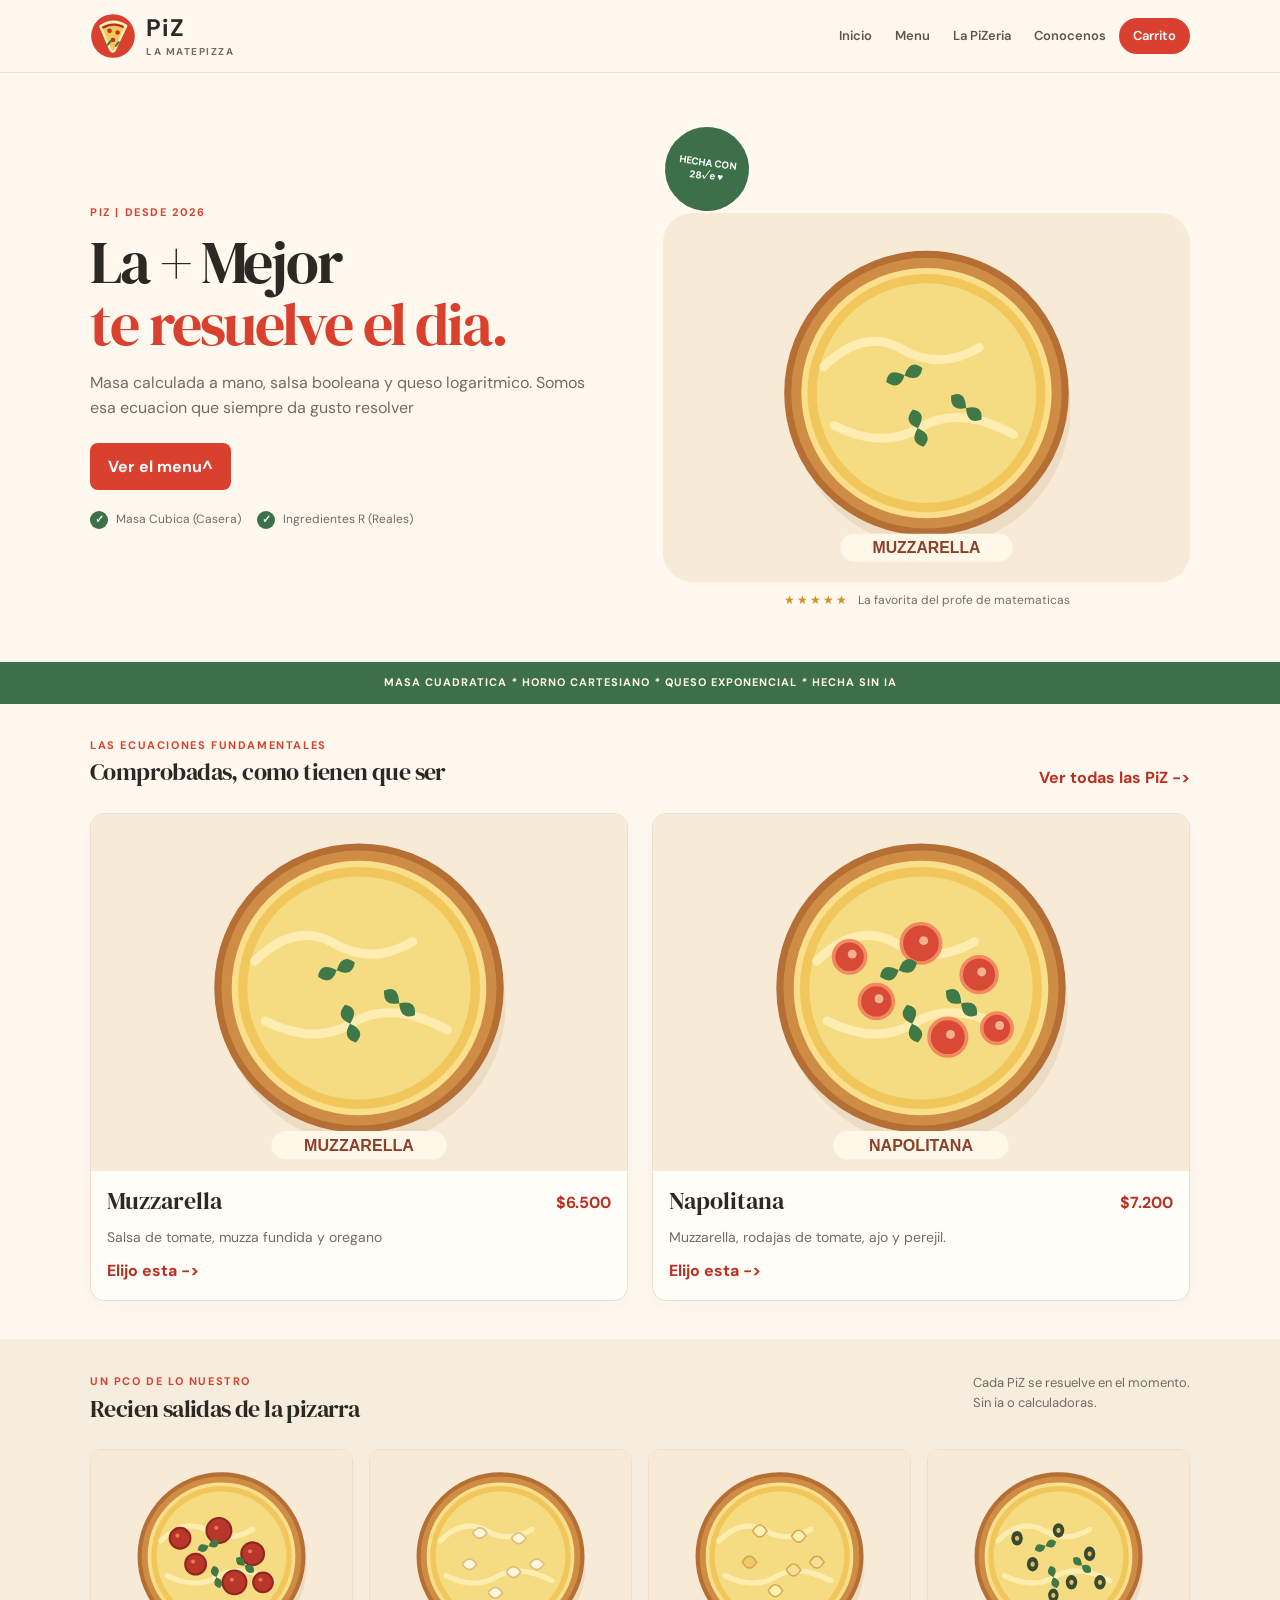
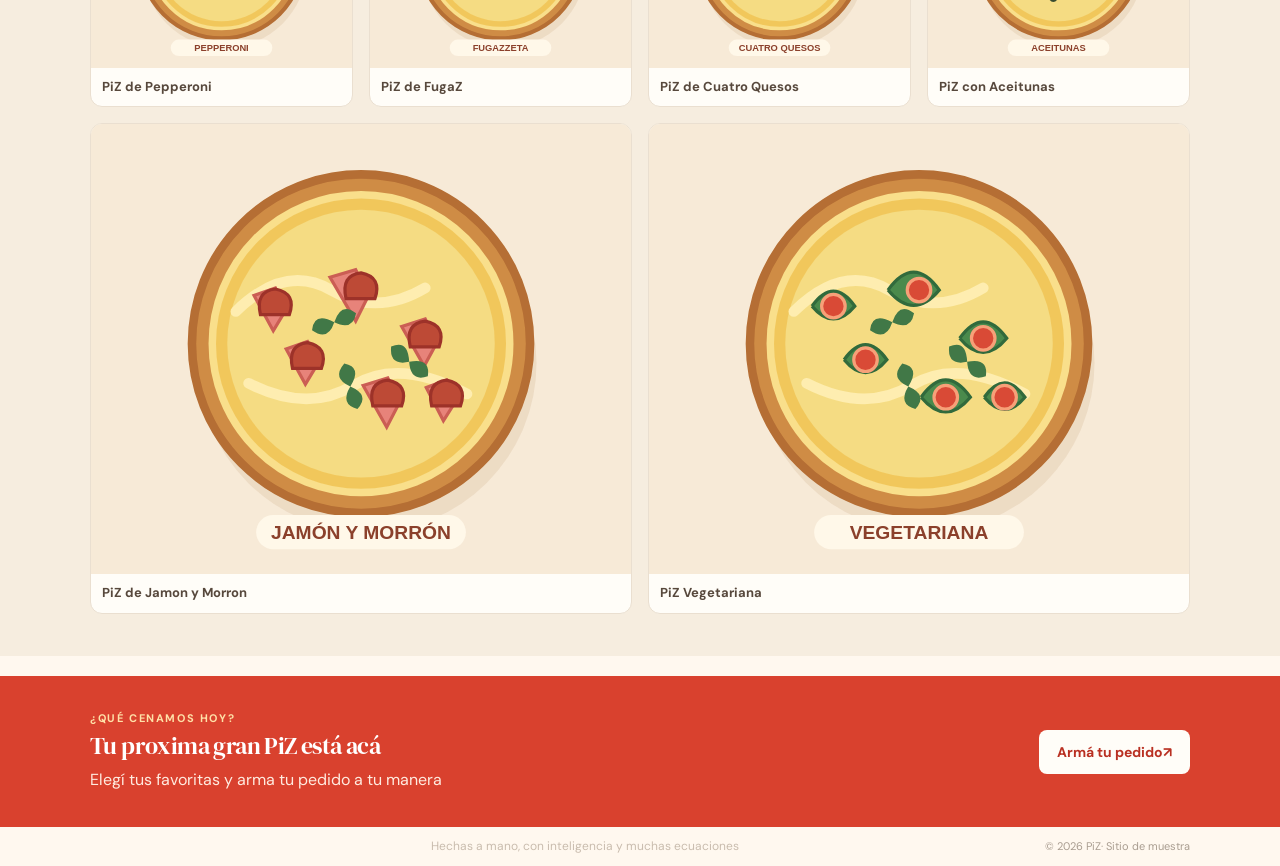
<file: index.html>
<!DOCTYPE html>
<html lang="en">
<head>
    <meta charset="UTF-8">
    <meta name="viewport" content="width=device-width, initial-scale=1.0">
    <link rel="preconnect" href="https://fonts.googleapis.com">
    <link rel="preconnect" href="https://fonts.gstatic.com" crossorigin>
    <link href="https://fonts.googleapis.com/css2?family=DM+Sans:wght@400;500;600;700&family=DM+Serif+Display&display=swap" rel="stylesheet">
    <title>Home | Piz</title>
    <link rel="stylesheet" href="css/style.css">
</head>
<body>
    <header class="headr-sit">
        <div class="container hdr-in">
            <a class="brand" href="index.html">
                <img src="assets/img/logo.svg" alt="Logo de la pizzeria" width="52" height="52">
                <span><strong>PiZ</strong><small>LA MATEPIZZA</small></span>          
            </a>
            <nav class="mn-nav" aria-label="Navegacion">
                <a href="index.html" aria-current="pagina">Inicio</a>
                <a href="menu.html">Menu</a>
                <a href="nos.html">La PiZeria</a>
                <a href="contact.html">Conocenos</a>
                <a href="menu.html#carrito" class="nav-cart">Carrito</a>
            </nav>
        </div>
    </header>
    <main>
        <section class="hero">
            <div class="copy-h">
                <p class="ceja"><span class="deja-p"></span> PiZ | DESDE 2026</p>
                <h1>La + Mejor<br><em>te resuelve el dia.</em></h1><p class="desc-h">Masa calculada a mano, salsa booleana y queso logaritmico. Somos esa ecuacion que siempre da gusto resolver</p>
                <div class="act-h">
                    <a href="menu.html">Ver el menu <span aria-hidden="true">^</span></a>
                </div>
                <div class="nts-h">
                    <span>
                        <span class="nt-icn" aria-hidden="true">✓</span>
                        Masa Cubica (Casera)
                    </span>
                    <span>
                        <span class="nt-icn" aria-hidden="true">✓</span>
                        Ingredientes R (Reales)
                    </span>
                </div>
            </div>
            <div art-h>
                <span class="stmp-rnd">HECHA CON<br>28√e ♥</span>
                <img src="assets/img/pizza-muzzarella.svg" alt="PiZ de muzzarella" width="600" height="420">
                <div class="capt-h">
                    <span class="capt-strs" aria-hidden="true">★★★★★</span>
                    <span>La favorita del profe de matematicas</span>
                </div>
            </div>
        </section>
        <section class="ticker">
            <div>
                <span>MASA CUADRATICA</span>
                <i aria-hidden="true">*</i>
                <span>HORNO CARTESIANO</span>
                <i aria-hidden="true">*</i>
                <span>QUESO EXPONENCIAL</span>
                <i aria-hidden="true">*</i>
                <span>HECHA SIN IA</span>
            </div>
        </section>
        <section class="sect container fav-sect">
            <div class="sect-hdng">
                <div>
                    <p class="ceja">LAS ECUACIONES FUNDAMENTALES</p>
                    <h2>Comprobadas, como tienen que ser</h2>
                </div>
                <a class="txt-link" href="menu.html">Ver todas las PiZ <span aria-hidden="true">-></span></a>
            </div>
            <div class="ftr-grid">
                <article class="ftr-card">
                    <a class="ftr-img" href="menu.html#pizzas">
                        <img src="assets/img/pizza-muzzarella.svg" alt="PiZ de Muzzarella" width="600" height="420">
                    </a>
                    <div class="ftr-cont">
                        <div class="ftr-title">
                            <h3>Muzzarella</h3><strong>$6.500</strong>
                        </div>
                        <p>Salsa de tomate, muzza fundida y oregano</p>
                        <a class="txt-link" href="menu.html#pizzas">Elijo esta <span aria-hidden="true">-></span></a>
                    </div>
                </article>
                <article class="ftr-card">
                    <a class="ftr-img" href="menu.html#pizzas">
                        <img src="assets/img/pizza-napolitana.svg" alt="PiZ napolitana" width="600" height="420">
                    </a>
                    <div class="ftr-cont">
                        <div class="ftr-title">
                            <h3>Napolitana</h3><strong>$7.200</strong>
                        </div>
                        <p>Muzzarella, rodajas de tomate, ajo y perejil.</p>
                        <a class="txt-link" href="menu.html#pizzas">Elijo esta <span aria-hidden="true">-></span></a>
                    </div>
                </article>
            </div>
        </section>
        <section class="sect gallery-sect">
            <div class="container">
                <div class="section-heading">
                    <div>
                        <p class="ceja">UN PCO DE LO NUESTRO</p><h2>Recien salidas de la pizarra</h2>
                    </div>
                    <p class="hdng-nt">Cada PiZ se resuelve en el momento.<br>Sin ia o calculadoras.</p>
                </div>
                <div class="photo-grid">
                    <figure>
                        <img src="assets/img/pizza-pepperoni.svg" alt="PiZ de Pepperoni" width="600" height="420">
                        <figcaption>PiZ de Pepperoni</figcaption>
                    </figure>
                    <figure>
                        <img src="assets/img/pizza-fugazzeta.svg" alt="PiZ de FugaZ" width="600" height="420">
                        <figcaption>PiZ de FugaZ</figcaption>
                    </figure>
                    <figure>
                        <img src="assets/img/pizza-cuatro-quesos.svg" alt="PiZ Cuatro Quesos" width="600" height="420">
                        <figcaption>PiZ de Cuatro Quesos</figcaption>
                    </figure>
                    <figure>
                        <img src="assets/img/pizza-aceitunas.svg" alt="PiZ con Aceitunas" width="600" height="420">
                        <figcaption>PiZ con Aceitunas</figcaption>
                    </figure>
                    <figure>
                        <img src="assets/img/pizza-jamon-morron.svg" alt="PiZ de Jamon y Morron" width="600" height="420">
                        <figcaption>PiZ de Jamon y Morron</figcaption>
                    </figure>
                    <figure>
                        <img src="assets/img/pizza-vegetariana.svg" alt="PiZ Vegetariana" width="600" height="420">
                        <figcaption>PiZ Vegetariana</figcaption>
                    </figure>
                </div>
            </div>
        </section>
        <section class="cta-band">
            <div class="container cta-inner">
                <div>
                    <p class="ceja">¿QUÉ CENAMOS HOY?</p>
                    <h2>Tu proxima gran PiZ está acá</h2>
                    <p>Elegí tus favoritas y arma tu pedido a tu manera</p>
                </div>
                <a class="btn btn-light" href="menu.html">Armá tu pedido
                    <span aria-hidden="true">↗</span>
                </a>
            </div>
        </section>
    </main>
    <footer class st-footer>
        <div class="container ftr-inner">
            <a href="index.html" class="ftr-brnd">PiZ</a>
            <p>Hechas a mano, con inteligencia y muchas ecuaciones</p>
            <p class="copy">© 2026 PiZ· Sitio de muestra</p>
        </div>
    </footer>
</body>
</html>
</file>
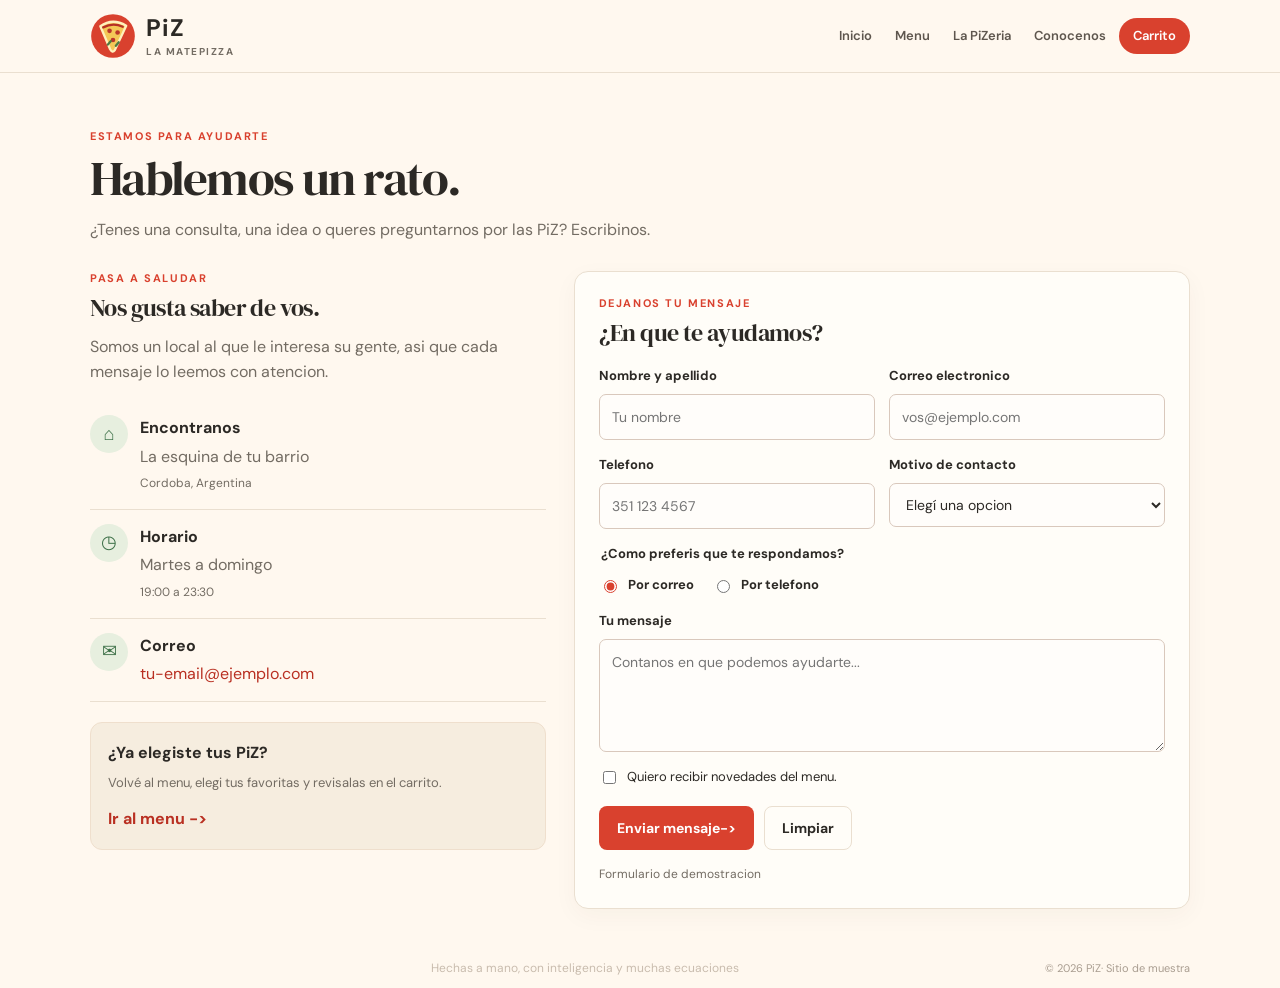
<file: contact.html>
<!DOCTYPE html>
<html lang="en">
<head>
    <meta charset="UTF-8">
    <meta name="viewport" content="width=device-width, initial-scale=1.0">
    <link rel="preconnect" href="https://fonts.googleapis.com">
    <link rel="preconnect" href="https://fonts.gstatic.com" crossorigin>
    <link href="https://fonts.googleapis.com/css2?family=DM+Sans:wght@400;500;600;700&family=DM+Serif+Display&display=swap" rel="stylesheet">
    <title>Contacto | PiZ</title>
    <link rel="stylesheet" href="css/style.css">
</head>
<body>
    <header class="headr-sit">
        <div class="container hdr-in">
            <a class="brand" href="index.html">
                <img src="assets/img/logo.svg" alt="Logo de la pizzeria" width="52" height="52">
                <span><strong>PiZ</strong><small>LA MATEPIZZA</small></span>          
            </a>
            <nav class="mn-nav" aria-label="Navegacion">
                <a href="index.html" aria-current="pagina">Inicio</a>
                <a href="menu.html">Menu</a>
                <a href="nos.html">La PiZeria</a>
                <a href="contact.html">Conocenos</a>
                <a href="menu.html#carrito" class="nav-cart">Carrito</a>
            </nav>
        </div>
    </header>
    <main class="inr-pg contact-pg">
        <section class="int-pg container">
            <p class="ceja">ESTAMOS PARA AYUDARTE</p>
            <h1>Hablemos un rato.</h1>
            <p>¿Tenes una consulta, una idea o queres preguntarnos por las PiZ? Escribinos.</p>
        </section>
        <section class="container contact-layt">
            <div class="contact-inf">
                <p class="ceja">PASA A SALUDAR</p>
                <h2>Nos gusta saber de vos.</h2>
                <p>Somos un local al que le interesa su gente, asi que cada mensaje lo leemos con atencion.</p>
                <div class="contact-dtl">
                    <span class="dtl-icn" aria-hidden="true">⌂</span>
                    <div>
                        <strong>Encontranos</strong>
                        <p>La esquina de tu barrio<br><small>Cordoba, Argentina</small></p>
                    </div>
                </div>
                <div class="contact-dtl">
                    <span class="dtl-icn" aria-hidden="true">◷</span>
                    <div>
                        <strong>Horario</strong>
                        <p>Martes a domingo<br><small>19:00 a 23:30</small></p>
                    </div>
                </div>
                <div class="contact-dtl">
                    <span class="dtl-icn" aria-hidden="true">✉</span>
                    <div>
                        <strong>Correo</strong>
                        <p><a href="mailto:tu-email@ejemplo.com">tu-email@ejemplo.com</a><br></p>
                    </div>
                </div>
                <div class="contact-tip">
                    <strong>¿Ya elegiste tus PiZ?</strong>
                    <p>Volvé al menu, elegi tus favoritas y revisalas en el carrito.</p>
                    <a class="txt-link" href="menu.html#piz">Ir al menu <span aria-hidden="true">-&gt;</span></a>
                </div>
            </div>
            <form class="contact-form" action="mailto:tu-email@ejemplo.com" method="post" enctype="text/plain">
                <p class="ceja">DEJANOS TU MENSAJE</p>
                <h2>¿En que te ayudamos?</h2>
                <div class="form-row">
                    <div class="form-field">
                        <label for="nombre">Nombre y apellido</label>
                        <input type="text" name="nombre" id="nombre" autocomplete="name" placeholder="Tu nombre" required>
                    </div>
                    <div class="form-field">
                        <label for="email">Correo electronico</label>
                        <input type="email" name="email" id="email" autocomplete="email" placeholder="vos@ejemplo.com" required>
                    </div>
                </div>
                <div class="form-row">
                    <div class="form-field">
                        <label for="telefono">Telefono</label>
                        <input type="tel" name="telefono" id="telefono" autocomplete="tel" placeholder="351 123 4567">
                    </div>
                    <div class="form-field">
                        <label for="motivo">Motivo de contacto</label>
                        <select id="motivo" name="motivo" required>
                            <option value="" selected disabled>Elegí una opcion</option>
                            <option>Consulta por el menu</option>
                            <option>Pedido o evento</option>
                            <option>Comentario o sugerencia</option>
                            <option>Otro motivo</option>
                        </select>
                    </div>
                </div>
                <fieldset class="form-field">
                    <legend>¿Como preferis que te respondamos?</legend>
                    <div class="choice-row">
                        <label><input type="radio" name="respuesta" value="email" checked> Por correo</label>
                        <label><input type="radio" name="respuesta" value="telefono"> Por telefono</label>
                    </div>
                </fieldset>
                <div class="form-field">
                    <label for="comentarios">Tu mensaje</label>
                    <textarea id="comentarios" name="comentarios" rows="4" placeholder="Contanos en que podemos ayudarte..." required></textarea>
                </div>
                <label class="check-row"><input type="checkbox" name="novedades" value="si"> Quiero recibir novedades del menu.</label>
                <div class="form-actions">
                    <button class="btn btn-primary" type="submit">Enviar mensaje <span aria-hidden="true">-&gt;</span></button>
                    <button class="btn btn-outline" type="reset">Limpiar</button>
                </div>
                <p class="form-note">Formulario de demostracion</p>
            </form>
        </section>
    </main>
    <footer class st-footer>
        <div class="container ftr-inner">
            <a href="index.html" class="ftr-brnd">PiZ</a>
            <p>Hechas a mano, con inteligencia y muchas ecuaciones</p>
            <p class="copy">© 2026 PiZ· Sitio de muestra</p>
        </div>
    </footer>
</body>
</html>
</file>
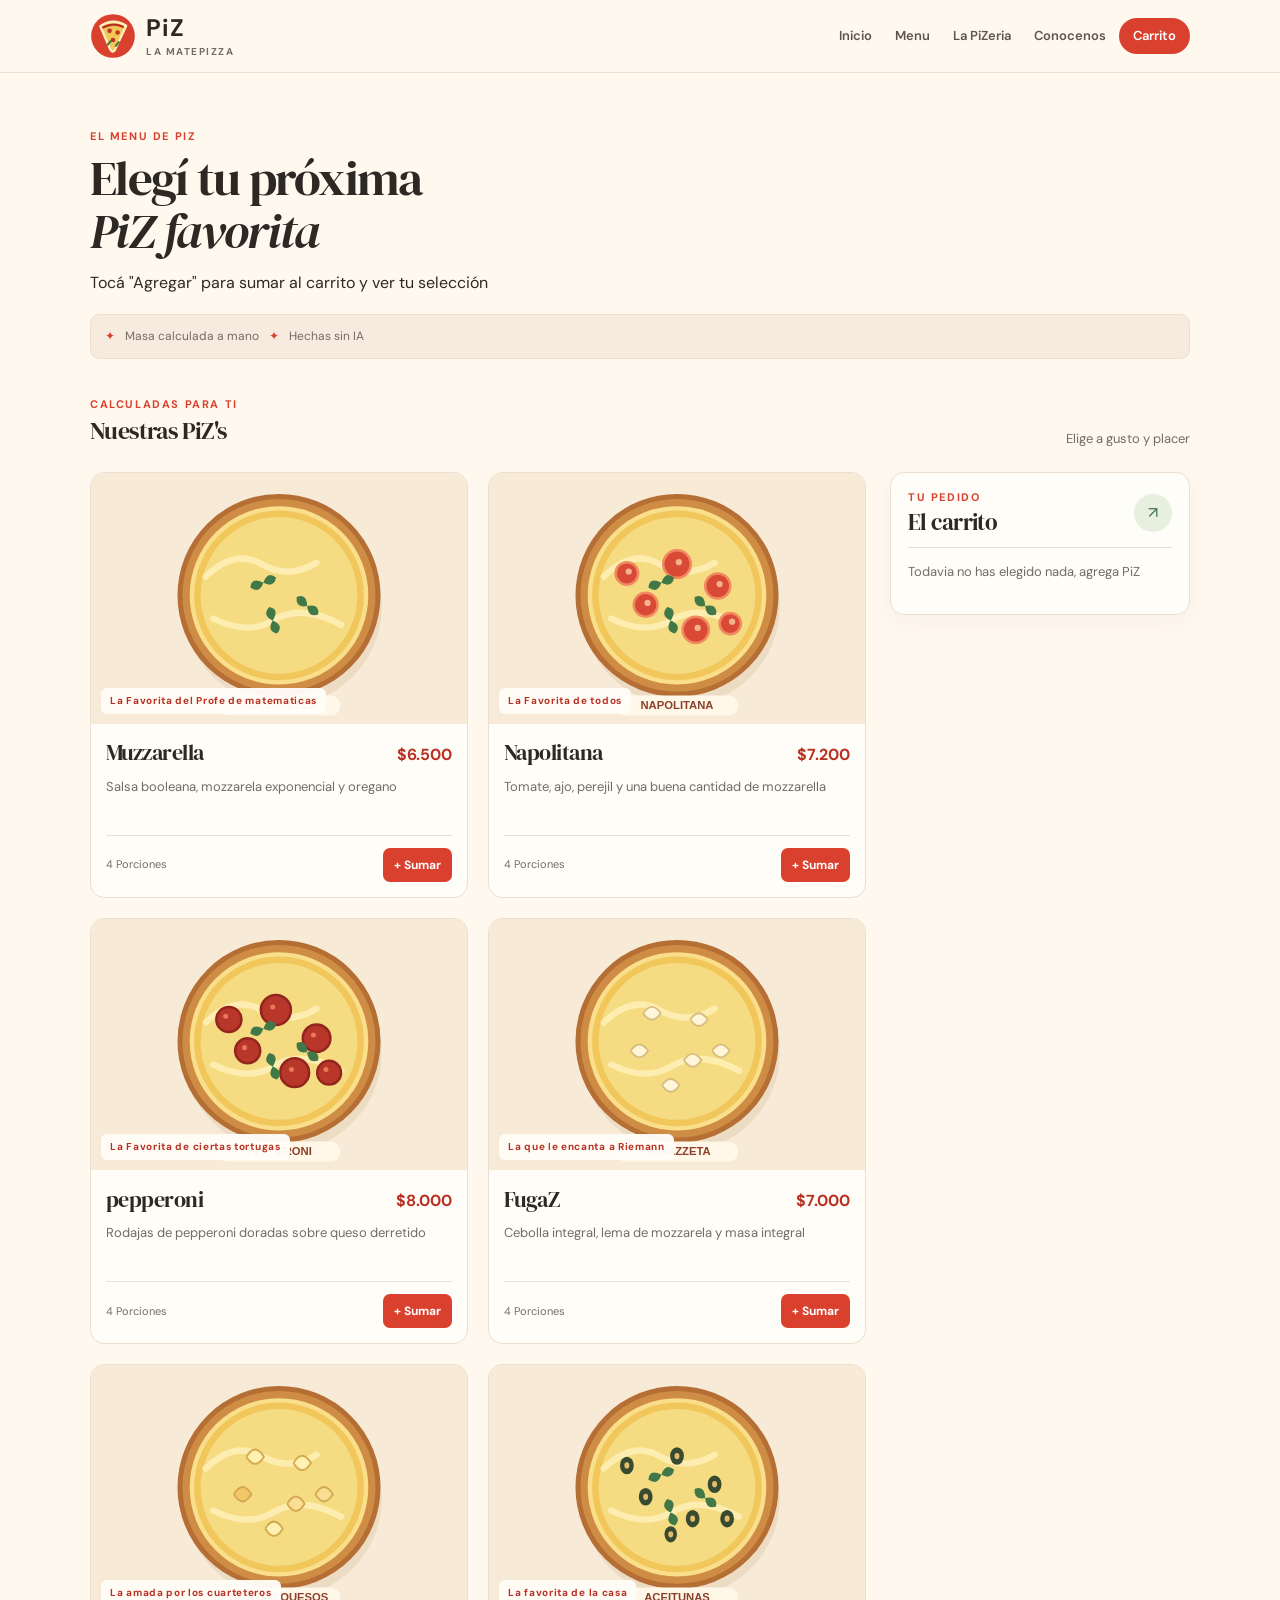
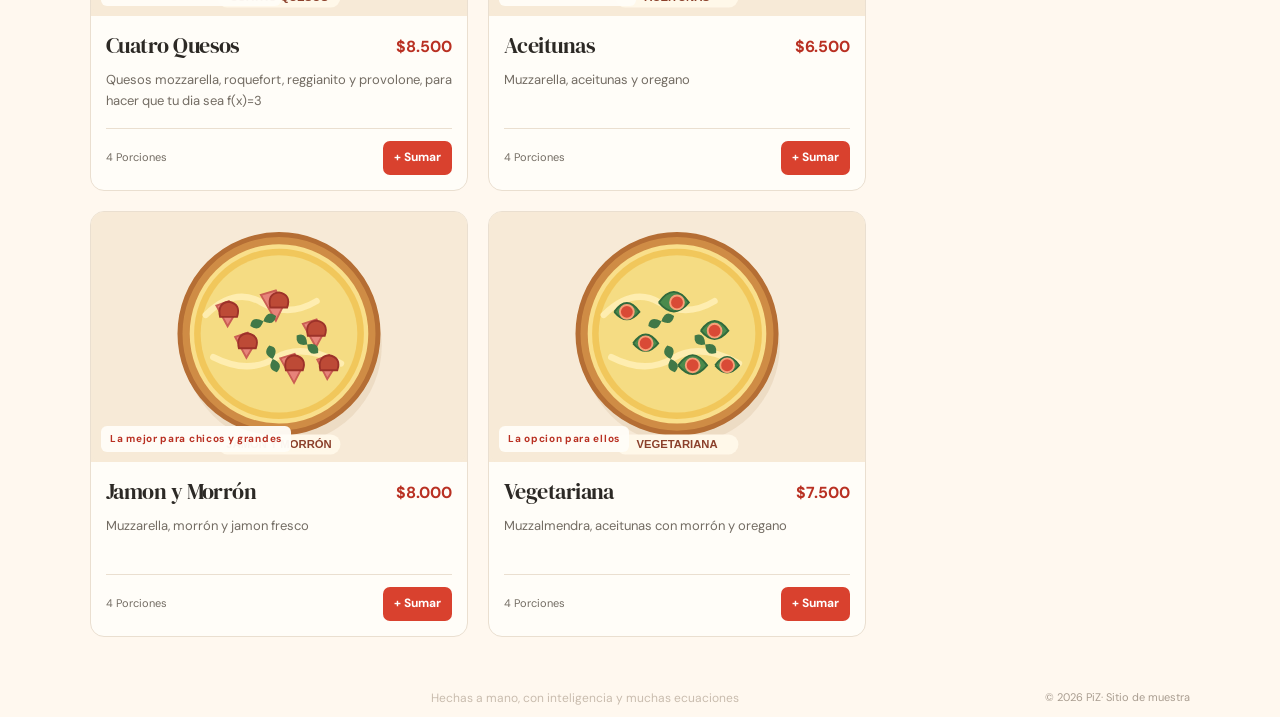
<file: menu.html>
<!DOCTYPE html>
<html lang="en">
<head>
    <meta charset="UTF-8">
    <meta name="viewport" content="width=device-width, initial-scale=1.0">
    <link rel="preconnect" href="https://fonts.googleapis.com">
    <link rel="preconnect" href="https://fonts.gstatic.com" crossorigin>
    <link href="https://fonts.googleapis.com/css2?family=DM+Sans:wght@400;500;600;700&family=DM+Serif+Display&display=swap" rel="stylesheet">
    <title>Menú y Carrito | PiZ</title>
    <link rel="stylesheet" href="css/style.css">
</head>
<body>
    <header class="headr-sit">
        <div class="container hdr-in">
            <a class="brand" href="index.html">
                <img src="assets/img/logo.svg" alt="Logo de la pizzeria" width="52" height="52">
                <span><strong>PiZ</strong><small>LA MATEPIZZA</small></span>          
            </a>
            <nav class="mn-nav" aria-label="Navegacion">
                <a href="index.html" aria-current="pagina">Inicio</a>
                <a href="menu.html">Menu</a>
                <a href="nos.html">La PiZeria</a>
                <a href="contact.html">Conocenos</a>
                <a href="menu.html#carrito" class="nav-cart">Carrito</a>
            </nav>
        </div>
    </header>
    <main class="inr-pg menu-pg">
        <section class="int-pg container">
            <p class="ceja">El Menu de PiZ</p>
            <h1>Elegí tu próxima <br><em>PiZ favorita</em></h1>
            <p>Tocá "Agregar" para sumar al carrito y ver tu selección</p>
            <div class="mn-quick-inf">
                <span aria-hidden="true">✦</span> Masa calculada a mano <span aria-hidden="true">✦</span>Hechas sin IA
            </div>
        </section>
        <section class="container menu-sect" id="piz">
            <div class="menu-sec-ttl">
                <div>
                    <p class="ceja">CALCULADAS PARA TI</p>
                    <h2>Nuestras PiZ's</h2>
                </div>
                <p>Elige a gusto y placer</p>
            </div>
            <div class="piz-odr">
                <input type="checkbox" class="cart-toggle" id="p-muzza" aria-label="Seleccionar PiZ de Muzzarella">
                <input type="checkbox" class="cart-toggle" id="p-napo" aria-label="Seleccionar PiZ Napolitana">
                <input type="checkbox" class="cart-toggle" id="p-peppe" aria-label="Seleccionar PiZ de Pepperoni">
                <input type="checkbox" class="cart-toggle" id="p-fugaz" aria-label="Seleccionar PiZ de FugaZ">
                <input type="checkbox" class="cart-toggle" id="p-c-quesos" aria-label="Seleccionar PiZ con Cuatro Quesos">
                <input type="checkbox" class="cart-toggle" id="p-aceitunas" aria-label="Seleccionar PiZ con Aceitunas">
                <input type="checkbox" class="cart-toggle" id="p-jamo-moron" aria-label="Seleccionar PiZ de Jamon y Morron">
                <input type="checkbox" class="cart-toggle" id="p-vegie" aria-label="Seleccionar PiZ Vegetariana">
                <div class="mn-layt">
                    <div class="piz-grd">
                        <article class="piz-crd">
                            <div class="piz-crd-img">
                                <img src="assets/img/pizza-muzzarella.svg" alt="PiZ de Muzzarella" width="600" height="420">
                                <span class="piz-tag">La Favorita del Profe de matematicas</span>
                            </div>
                            <div class="piz-crd-bdy">
                                <div class="piz-nm-prc">
                                    <h2>Muzzarella</h2><strong>$6.500</strong>
                                </div>
                                <p>Salsa booleana, mozzarela exponencial y oregano</p>
                                <div class="piz-crd-ftr">
                                    <span class="porcion"> 4 Porciones</span>
                                    <label for="p-muzza" class="add-btn">+ Sumar</label>
                                    <label for="p-muzza" class="rmv-btn">✓ Elegida · Restar</label>
                                </div>
                            </div>
                        </article>
                        <article class="piz-crd">
                            <div class="piz-crd-img">
                                <img src="assets/img/pizza-napolitana.svg" alt="PiZ Napolitana" width="600" height="420">
                                <span class="piz-tag">La Favorita de todos</span>
                            </div>
                            <div class="piz-crd-bdy">
                                <div class="piz-nm-prc">
                                    <h2>Napolitana</h2><strong>$7.200</strong>
                                </div>
                                <p>Tomate, ajo, perejil y una buena cantidad de mozzarella</p>
                                <div class="piz-crd-ftr">
                                    <span class="porcion"> 4 Porciones</span>
                                    <label for="p-napo" class="add-btn">+ Sumar</label>
                                    <label for="p-napo" class="rmv-btn">✓ Elegida · Restar</label>
                                </div>
                            </div>
                        </article>
                        <article class="piz-crd">
                            <div class="piz-crd-img">
                                <img src="assets/img/pizza-pepperoni.svg" alt="PiZ de Pepperoni" width="600" height="420">
                                <span class="piz-tag">La Favorita de ciertas tortugas</span>
                            </div>
                            <div class="piz-crd-bdy">
                                <div class="piz-nm-prc">
                                    <h2>pepperoni</h2><strong>$8.000</strong>
                                </div>
                                <p>Rodajas de pepperoni doradas sobre queso derretido</p>
                                <div class="piz-crd-ftr">
                                    <span class="porcion"> 4 Porciones</span>
                                    <label for="p-peppe" class="add-btn">+ Sumar</label>
                                    <label for="p-peppe" class="rmv-btn">✓ Elegida · Restar</label>
                                </div>
                            </div>
                        </article>
                        <article class="piz-crd">
                            <div class="piz-crd-img">
                                <img src="assets/img/pizza-fugazzeta.svg" alt="PiZ de FugaZ" width="600" height="420">
                                <span class="piz-tag">La que le encanta a Riemann</span>
                            </div>
                            <div class="piz-crd-bdy">
                                <div class="piz-nm-prc">
                                    <h2>FugaZ</h2><strong>$7.000</strong>
                                </div>
                                <p>Cebolla integral, lema de mozzarela y masa integral</p>
                                <div class="piz-crd-ftr">
                                    <span class="porcion"> 4 Porciones</span>
                                    <label for="p-fugaz" class="add-btn">+ Sumar</label>
                                    <label for="p-fugaz" class="rmv-btn">✓ Elegida · Restar</label>
                                </div>
                            </div>
                        </article>
                        <article class="piz-crd">
                            <div class="piz-crd-img">
                                <img src="assets/img/pizza-cuatro-quesos.svg" alt="PiZ de Muzzarella" width="600" height="420">
                                <span class="piz-tag">La amada por los cuarteteros </span>
                            </div>
                            <div class="piz-crd-bdy">
                                <div class="piz-nm-prc">
                                    <h2>Cuatro Quesos</h2><strong>$8.500</strong>
                                </div>
                                <p>Quesos mozzarella, roquefort, reggianito y provolone, para hacer que tu dia sea f(x)=3</p>
                                <div class="piz-crd-ftr">
                                    <span class="porcion"> 4 Porciones</span>
                                    <label for="p-c-quesos" class="add-btn">+ Sumar</label>
                                    <label for="p-c-quesos" class="rmv-btn">✓ Elegida · Restar</label>
                                </div>
                            </div>
                        </article>
                        <article class="piz-crd">
                            <div class="piz-crd-img">
                                <img src="assets/img/pizza-aceitunas.svg" alt="PiZ con Aceitunas" width="600" height="420">
                                <span class="piz-tag">La favorita de la casa</span>
                            </div>
                            <div class="piz-crd-bdy">
                                <div class="piz-nm-prc">
                                    <h2>Aceitunas</h2><strong>$6.500</strong>
                                </div>
                                <p>Muzzarella, aceitunas y oregano</p>
                                <div class="piz-crd-ftr">
                                    <span class="porcion"> 4 Porciones</span>
                                    <label for="p-aceitunas" class="add-btn">+ Sumar</label>
                                    <label for="p-aceitunas" class="rmv-btn">✓ Elegida · Restar</label>
                                </div>
                            </div>
                        </article>
                        <article class="piz-crd">
                            <div class="piz-crd-img">
                                <img src="assets/img/pizza-jamon-morron.svg" alt="PiZ de Jamon y Morron" width="600" height="420">
                                <span class="piz-tag">La mejor para chicos y grandes </span>
                            </div>
                            <div class="piz-crd-bdy">
                                <div class="piz-nm-prc">
                                    <h2>Jamon y Morrón</h2><strong>$8.000</strong>
                                </div>
                                <p>Muzzarella, morrón y jamon fresco</p>
                                <div class="piz-crd-ftr">
                                    <span class="porcion"> 4 Porciones</span>
                                    <label for="p-jamo-moron" class="add-btn">+ Sumar</label>
                                    <label for="p-jamo-moron" class="rmv-btn">✓ Elegida · Restar</label>
                                </div>
                            </div>
                        </article>
                        <article class="piz-crd">
                            <div class="piz-crd-img">
                                <img src="assets/img/pizza-vegetariana.svg" alt="PiZ Vegetariana" width="600" height="420">
                                <span class="piz-tag">La opcion para ellos</span>
                            </div>
                            <div class="piz-crd-bdy">
                                <div class="piz-nm-prc">
                                    <h2>Vegetariana</h2><strong>$7.500</strong>
                                </div>
                                <p>Muzzalmendra, aceitunas con morrón y oregano</p>
                                <div class="piz-crd-ftr">
                                    <span class="porcion"> 4 Porciones</span>
                                    <label for="p-vegie" class="add-btn">+ Sumar</label>
                                    <label for="p-vegie" class="rmv-btn">✓ Elegida · Restar</label>
                                </div>
                            </div>
                        </article>
                    </div>
                    <aside class="carro" id="carrito" aria-label="Tu carrito">
                        <div class="cart-pan-hd">
                            <div>
                                <p class="ceja">TU PEDIDO</p>
                                <h2>El carrito <span class="cuenta-carrito" aria-label="cantidad de pizzas"></span></h2>
                            </div>
                            <span class="cart-bag" aria-hidden="true">↗</span>
                        </div>
                        <p class="cart-empy">Todavia no has elegido nada, agrega PiZ</p>
                        <div class="cart-nonempy">
                            <ul class="cart-itms">
                                <li class="cart-itm item-muzzarella">
                                    <span>Muzzarella</span>
                                    <strong>$6.500</strong>
                                </li>
                                <li class="cart-itm item-napolitana">
                                    <span>Napolitana</span>
                                    <strong>$7.200</strong>
                                </li>
                                <li class="cart-itm item-pepperoni">
                                    <span>Pepperoni</span>
                                    <strong>$8.000</strong>
                                </li>
                                <li class="cart-itm item-fugaz">
                                    <span>FugaZ</span>
                                    <strong>$7.000</strong>
                                </li>
                                <li class="cart-itm item-c-quesos">
                                    <span>Cuatro Quesos</span>
                                    <strong>$8.500</strong>
                                </li>
                                <li class="cart-itm item-aceitunas">
                                    <span>Aceitunas</span>
                                    <strong>$6.500</strong>
                                </li>
                                <li class="cart-itm item-jam-mror">
                                    <span>Jamon y Morron</span>
                                    <strong>$8.000</strong>
                                </li>
                                <li class="cart-itm item-vegie">
                                    <span>Vegetariana</span>
                                    <strong>$7.500</strong>
                                </li>
                            </ul>
                            <div class="cart-total">
                                <span>Subtotal</span>
                                <strong class="total" aria-label="subtotal del pedido"></strong>
                            </div>
                            <a class="btn btn-pr cart-contact" href="contact.html">Consultar mi pedido <span aria-hidden="true">-></span></a>
                        </div>
                    </aside>
                </div>
            </div>
        </section>
    </main>
     <footer class st-footer>
    <div class="container ftr-inner">
        <a href="index.html" class="ftr-brnd">PiZ</a>
        <p>Hechas a mano, con inteligencia y muchas ecuaciones</p>
        <p class="copy">© 2026 PiZ· Sitio de muestra</p>
    </div>
    </footer>
</body>
</html>
</file>
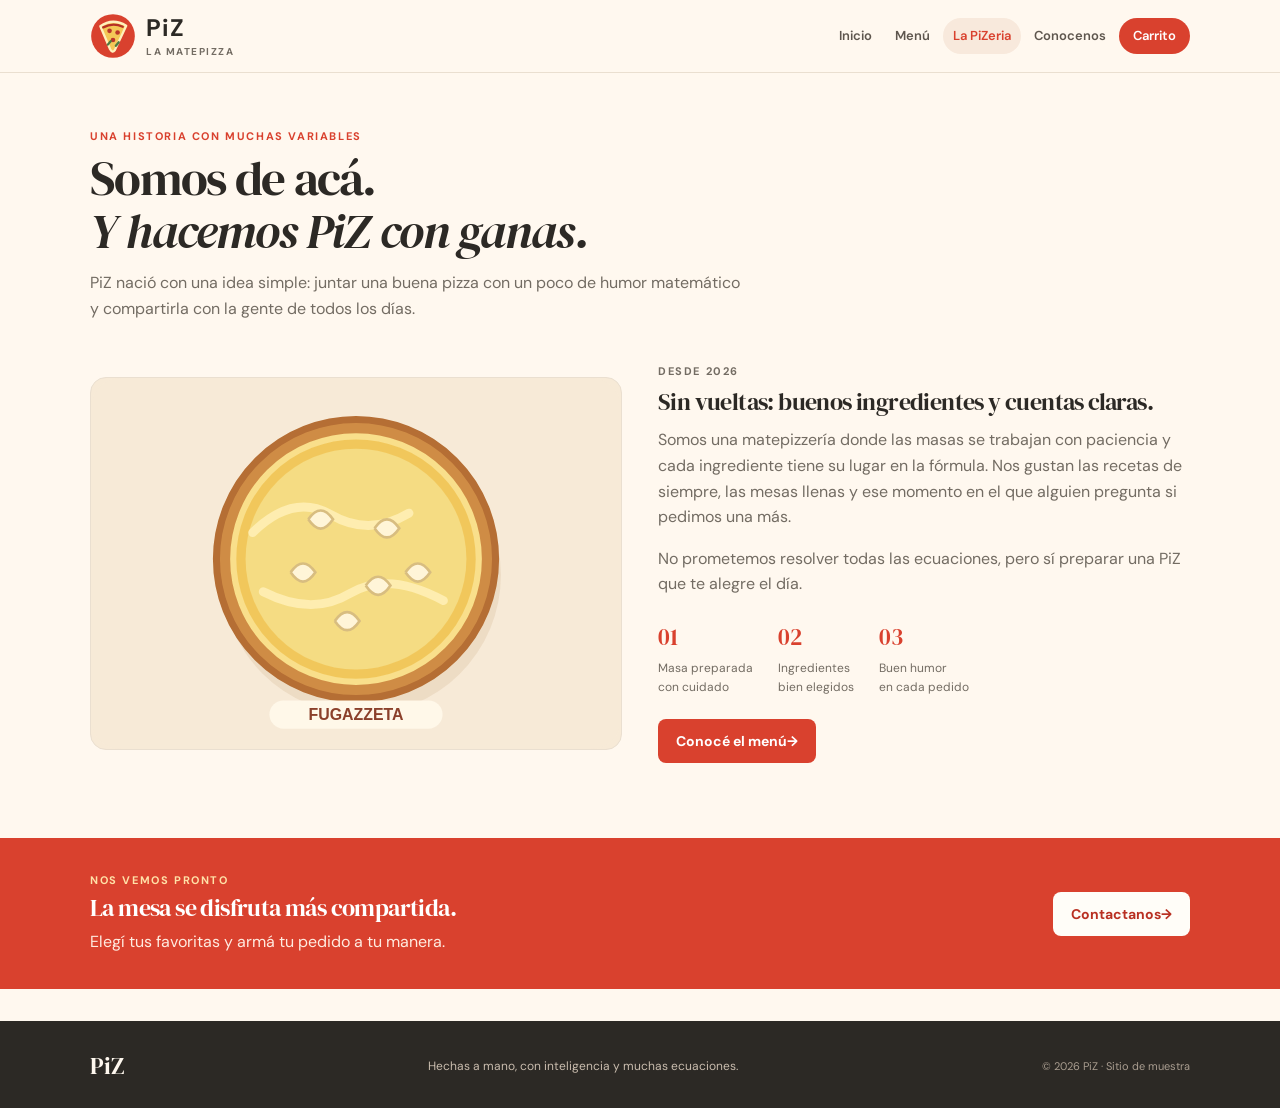
<file: nos.html>
<!DOCTYPE html>
<html lang="es-AR">
<head>
    <meta charset="UTF-8">
    <meta name="viewport" content="width=device-width, initial-scale=1.0">
    <link rel="preconnect" href="https://fonts.googleapis.com">
    <link rel="preconnect" href="https://fonts.gstatic.com" crossorigin>
    <link href="https://fonts.googleapis.com/css2?family=DM+Sans:wght@400;500;600;700&family=DM+Serif+Display&display=swap" rel="stylesheet">
    <title>La PiZeria | PiZ</title>
    <link rel="stylesheet" href="css/style.css">
</head>
<body>
    <header class="headr-sit">
        <div class="container hdr-in">
            <a class="brand" href="index.html">
                <img src="assets/img/logo.svg" alt="Logo de PiZ" width="52" height="52">
                <span>
                    <strong>PiZ</strong>
                    <small>LA MATEPIZZA</small>
                </span>
            </a>

            <nav class="mn-nav" aria-label="Navegación principal">
                <a href="index.html">Inicio</a>
                <a href="menu.html">Menú</a>
                <a href="nos.html" aria-current="page">La PiZeria</a>
                <a href="contact.html">Conocenos</a>
                <a href="menu.html#carrito" class="nav-cart">Carrito</a>
            </nav>
        </div>
    </header>

    <main class="inr-pg about-pg">
        <section class="int-pg container">
            <p class="ceja">UNA HISTORIA CON MUCHAS VARIABLES</p>
            <h1>Somos de acá.<br><em>Y hacemos PiZ con ganas.</em></h1>
            <p>PiZ nació con una idea simple: juntar una buena pizza con un poco de humor matemático y compartirla con la gente de todos los días.</p>
        </section>

        <section class="container about-story">
            <div class="about-img">
                <img src="assets/img/pizza-fugazzeta.svg" alt="Pizza de fugazzeta de PiZ" width="600" height="420">
            </div>

            <div class="about-copy">
                <p class="ceja">DESDE 2026</p>
                <h2>Sin vueltas: buenos ingredientes y cuentas claras.</h2>
                <p>Somos una matepizzería donde las masas se trabajan con paciencia y cada ingrediente tiene su lugar en la fórmula. Nos gustan las recetas de siempre, las mesas llenas y ese momento en el que alguien pregunta si pedimos una más.</p>
                <p>No prometemos resolver todas las ecuaciones, pero sí preparar una PiZ que te alegre el día.</p>

                <div class="about-values">
                    <div>
                        <strong>01</strong>
                        <span>Masa preparada<br>con cuidado</span>
                    </div>
                    <div>
                        <strong>02</strong>
                        <span>Ingredientes<br>bien elegidos</span>
                    </div>
                    <div>
                        <strong>03</strong>
                        <span>Buen humor<br>en cada pedido</span>
                    </div>
                </div>

                <a class="btn btn-primary" href="menu.html">Conocé el menú <span aria-hidden="true">→</span></a>
            </div>
        </section>

        <section class="cta-band">
            <div class="container cta-inner">
                <div>
                    <p class="ceja">NOS VEMOS PRONTO</p>
                    <h2>La mesa se disfruta más compartida.</h2>
                    <p>Elegí tus favoritas y armá tu pedido a tu manera.</p>
                </div>
                <a class="btn btn-light" href="contact.html">Contactanos <span aria-hidden="true">→</span></a>
            </div>
        </section>
    </main>

    <footer class="st-footer">
        <div class="container ftr-inner">
            <a href="index.html" class="ftr-brnd">PiZ</a>
            <p>Hechas a mano, con inteligencia y muchas ecuaciones.</p>
            <p class="copy">© 2026 PiZ · Sitio de muestra</p>
        </div>
    </footer>
</body>
</html>
</file>
<file: css/style.css>
/*
  La Esquina Pizzería — tema visual adaptado para el HTML existente.
  Solo HTML + CSS: no requiere JavaScript.
  Conserva las clases del archivo CSS original para no tener que cambiar el HTML.
*/

:root {
    --cream: #fff8ef;
    --paper: #fffdf8;
    --ink: #2c2925;
    --muted: #736c63;
    --line: #eadfd0;
    --tomato: #d9412e;
    --tomato-dark: #b93022;
    --green: #3d7048;
    --green-dark: #2d5637;
    --butter: #f3cb64;
    --serif: "DM Serif Display", Georgia, serif;
    --sans: "DM Sans", Arial, sans-serif;
    --shadow: 0 14px 35px rgba(76, 46, 25, .08);
}

/* Base general */
* { box-sizing: border-box; }
html { scroll-behavior: smooth; scroll-padding-top: 1.5rem; }
body {
    margin: 0;
    background: var(--cream);
    color: var(--ink);
    font-family: var(--sans);
    font-size: 16px;
    line-height: 1.6;
    overflow-wrap: break-word;
}
button, input, select, textarea { font: inherit; }
img, svg { display: block; max-width: 100%; }
img { height: auto; }
a { color: inherit; text-decoration: none; }
button, label, a { -webkit-tap-highlight-color: transparent; }
:focus-visible { outline: 3px solid var(--tomato); outline-offset: 3px; }
h1, h2, h3 { margin-top: 0; font-family: var(--serif); font-weight: 400; line-height: 1.13; }
h1 { letter-spacing: -.035em; }
h2 { letter-spacing: -.025em; }
p { margin-top: 0; }
.container { width: min(92%, 1100px); margin-inline: auto; }

/* Encabezado y navegación */
.headr-sit {
    position: relative;
    z-index: 5;
    background: rgba(255, 248, 239, .98);
    border-bottom: 1px solid var(--line);
}
.hdr-in {
    display: flex;
    flex-direction: column;
    align-items: center;
    gap: 10px;
    padding: 12px 0 14px;
}
.brand { display: inline-flex; align-items: center; gap: 10px; min-width: 0; }
.brand img { width: 46px; height: 46px; flex: 0 0 auto; }
.brand span { display: flex; flex-direction: column; line-height: 1.15; }
.brand strong { color: var(--ink); font-size: 23px; letter-spacing: .04em; }
.brand small { margin-top: 4px; color: var(--muted); font-size: 10px; font-weight: 700; letter-spacing: 1.5px; }
.mn-nav {
    display: flex;
    justify-content: center;
    align-items: center;
    flex-wrap: wrap;
    gap: 4px 6px;
    width: 100%;
}
.mn-nav a {
    display: inline-flex;
    align-items: center;
    justify-content: center;
    min-height: 36px;
    padding: 6px 10px;
    border-radius: 999px;
    color: #5e564e;
    font-size: 13px;
    font-weight: 600;
    white-space: nowrap;
    transition: color .18s ease, background .18s ease;
}
.mn-nav a:hover,
.mn-nav a[aria-current="page"] { color: var(--tomato); background: #f8e9dc; }
.mn-nav .nav-cart { padding-inline: 14px; color: #fff; background: var(--tomato); }
.mn-nav .nav-cart:hover { color: #fff; background: var(--tomato-dark); }

/* Etiquetas, botones y enlaces */
.ceja {
    margin-bottom: 8px;
    color: var(--tomato);
    font-size: 11px;
    font-weight: 700;
    letter-spacing: 1.6px;
    line-height: 1.4;
    text-transform: uppercase;
}
.btn {
    display: inline-flex;
    align-items: center;
    justify-content: center;
    max-width: 100%;
    min-height: 44px;
    padding: 11px 17px;
    border: 1px solid transparent;
    border-radius: 8px;
    font: inherit;
    font-size: 14px;
    font-weight: 700;
    line-height: 1.3;
    text-align: center;
    cursor: pointer;
    transition: background .18s ease, color .18s ease, transform .18s ease;
}
.btn:hover { transform: translateY(-1px); }
.btn-primary, .btn-pr { color: #fff; background: var(--tomato); }
.btn-primary:hover, .btn-pr:hover { background: var(--tomato-dark); }
.btn-light { color: var(--tomato-dark); background: var(--paper); }
.btn-outline { border-color: var(--line); color: var(--ink); background: transparent; }
.btn-outline:hover { border-color: var(--tomato); color: var(--tomato); }
.txt-link { color: var(--tomato-dark); font-weight: 700; }
.txt-link:hover { text-decoration: underline; text-underline-offset: 4px; }

/* Hero de la página de inicio */
.hero {
    display: grid;
    grid-template-columns: minmax(0, 1fr);
    align-items: center;
    gap: 28px;
    width: min(92%, 1100px);
    margin: 32px auto 36px;
}
.copy-h { min-width: 0; }
.copy-h h1 {
    margin: 10px 0 14px;
    font-size: clamp(35px, 10vw, 58px);
    line-height: 1.04;
}
.copy-h h1 em { color: var(--tomato); font-style: normal; }
.desc-h { max-width: 520px; margin-bottom: 18px; color: var(--muted); }
.act-h { display: flex; flex-wrap: wrap; gap: 10px; }
.act-h a {
    display: inline-flex;
    align-items: center;
    justify-content: center;
    min-height: 46px;
    margin-top: 4px;
    padding: 11px 18px;
    border-radius: 8px;
    color: #fff;
    background: var(--tomato);
    font-weight: 700;
}
.act-h a:hover { background: var(--tomato-dark); }
.nts-h { display: flex; flex-wrap: wrap; gap: 8px 16px; margin-top: 20px; color: var(--muted); font-size: 12px; }
.nt-icn { display: inline-grid; width: 18px; height: 18px; place-items: center; margin-right: 5px; border-radius: 50%; color: #fff; background: var(--green); font-size: 11px; font-weight: 700; }
.stmp-rnd { display: inline-grid; place-content: center; width: 80px; height: 80px; border: 2px solid var(--cream); border-radius: 50%; color: #fff; background: var(--green); font-size: 10px; font-weight: 700; line-height: 1.3; text-align: center; transform: rotate(7deg); }
.capt-h { display: flex; flex-wrap: wrap; justify-content: center; align-items: center; gap: 4px 9px; margin-top: 9px; color: var(--muted); font-size: 12px; }
.capt-strs { color: #cc9427; letter-spacing: 2px; }
.ticker { padding: 12px 4%; color: #fff8e8; background: var(--green); text-align: center; font-size: 11px; font-weight: 700; letter-spacing: 1px; }

/* Encabezado de páginas interiores */
.inr-pg { padding-top: 20px; }
.int-pg { padding-top: 36px; padding-bottom: 28px; }
.int-pg h1 { margin: 8px 0 12px; font-size: clamp(34px, 9vw, 49px); line-height: 1.08; }
.int-pg > p:last-child { max-width: 660px; margin-bottom: 0; color: var(--muted); }

/* Sección 
la pizzería */
.about-story { display: grid; grid-template-columns: minmax(0, 1fr); align-items: center; gap: 25px; padding-top: 15px; padding-bottom: 44px; }
.about-img { overflow: hidden; border: 1px solid var(--line); border-radius: 16px; background: #f7ead7; }
.about-img img { width: 100%; border-radius: 15px; }
.about-copy h2 { margin: 8px 0 12px; line-height: 1.15; }
.about-copy p { color: var(--muted); }
.about-values { display: flex; flex-wrap: wrap; gap: 18px 25px; margin: 22px 0; }
.about-values div { display: flex; flex-direction: column; gap: 3px; }
.about-values strong { color: var(--tomato); font-family: var(--serif); font-size: 23px; font-weight: 400; }
.about-values span { color: var(--muted); font-size: 12px; }

/* Franja de llamada a la acción */
.cta-band { margin-top: 20px; padding: 30px 0; color: #fff; background: var(--tomato); }
.cta-inner { display: flex; flex-direction: column; align-items: flex-start; gap: 16px; }
.cta-inner h2 { margin: 5px 0 8px; }
.cta-inner p { margin: 5px 0; }
.cta-inner .ceja { color: #ffe1a8; }
.cta-inner p:not(.ceja) { color: #ffebe0; }

/* Pie de página */
.st-footer { margin-top: 32px; padding: 26px 0 22px; color: #f9efe3; background: var(--ink); }
.ftr-inner { display: flex; flex-direction: column; align-items: flex-start; flex-wrap: wrap; gap: 8px; }
.ftr-brnd { color: #fff8ef; font-family: var(--serif); font-size: 24px; font-weight: 400; }
.ftr-inner p { margin: 0; color: #c9bcae; font-size: 12px; }
.copy { color: #a99d90 !important; font-size: 11px !important; }

/* Secciones y tarjetas destacadas */
.sect { padding-top: 34px; padding-bottom: 38px; }
.sect-hdng, .section-heading, .menu-sec-ttl { display: flex; flex-direction: column; align-items: flex-start; gap: 8px; margin-bottom: 22px; }
.sect-hdng h2, .section-heading h2, .menu-sec-ttl h2 { margin: 5px 0; line-height: 1.15; }
.sect-hdng .ceja, .section-heading .ceja, .menu-sec-ttl .ceja { margin-bottom: 5px; }
.ftr-grid { display: grid; grid-template-columns: minmax(0, 1fr); gap: 18px; }
.ftr-card { min-width: 0; overflow: hidden; border: 1px solid var(--line); border-radius: 14px; background: var(--paper); box-shadow: 0 6px 22px rgba(76, 46, 25, .035); transition: border-color .2s, box-shadow .2s, transform .2s; }
.ftr-card:hover { border-color: #dfb9a7; box-shadow: var(--shadow); transform: translateY(-2px); }
.ftr-img { display: block; overflow: hidden; background: #f7ead7; }
.ftr-img img { width: 100%; aspect-ratio: 1.5; object-fit: cover; transition: transform .25s ease; }
.ftr-img:hover img { transform: scale(1.035); }
.ftr-cont { padding: 16px; }
.ftr-title, .piz-nm-prc { display: flex; align-items: flex-start; justify-content: space-between; gap: 10px; }
.ftr-title h3, .piz-nm-prc h2 { margin: 0; }
.ftr-title h3 { font-size: 24px; }
.ftr-title strong, .piz-nm-prc strong { padding-top: 3px; color: var(--tomato-dark); white-space: nowrap; }
.ftr-cont p { margin: 10px 0; color: var(--muted); font-size: 14px; }
.hdng-nt { color: var(--muted); font-size: 13px; }

/* Galería */
.gallery-sect { padding: 34px 0 42px; background: #f6eddf; }
.photo-grid { display: flex; flex-wrap: wrap; gap: 12px; }
.photo-grid figure { flex: 1 1 calc(50% - 12px); min-width: 0; margin: 0; overflow: hidden; border: 1px solid var(--line); border-radius: 12px; background: var(--paper); }
.photo-grid img { width: 100%; aspect-ratio: 1.2; object-fit: cover; }
.photo-grid figcaption { padding: 9px 11px; color: #57483c; font-size: 13px; font-weight: 700; }

/* Información del menú */
.mn-quick-inf { display: flex; flex-wrap: wrap; align-items: center; gap: 7px 10px; margin-top: 18px; padding: 12px 14px; border: 1px solid #efdfcd; border-radius: 9px; color: var(--muted); background: #f7ebdf; font-size: 12px; }
.mn-quick-inf span { color: var(--tomato); }
.menu-sect { padding-top: 10px; padding-bottom: 42px; }
.menu-sec-ttl > p { margin-bottom: 0; color: var(--muted); font-size: 13px; }

/* Selección de pizzas sin JavaScript */
.piz-odr { position: relative; }
.cart-toggle { position: absolute; width: 1px; height: 1px; overflow: hidden; clip-path: inset(50%); white-space: nowrap; }
.piz-grd { display: grid; grid-template-columns: minmax(0, 1fr); gap: 16px; min-width: 0; }
.piz-crd { min-width: 0; overflow: hidden; border: 1px solid var(--line); border-radius: 14px; background: var(--paper); transition: border-color .18s ease, box-shadow .18s ease; }
.piz-crd:hover { border-color: #dfb9a7; box-shadow: 0 8px 24px rgba(76, 46, 25, .06); }
.piz-crd-img { position: relative; overflow: hidden; background: #f7ead7; }
.piz-crd-img img { width: 100%; aspect-ratio: 1.5; object-fit: cover; }
.piz-tag { position: absolute; bottom: 10px; left: 10px; max-width: calc(100% - 20px); padding: 5px 9px; border-radius: 6px; color: var(--tomato-dark); background: rgba(255, 253, 248, .96); font-size: 10px; font-weight: 700; letter-spacing: .7px; }
.piz-crd-bdy { padding: 15px; }
.piz-nm-prc { align-items: center; }
.piz-nm-prc h2 { font-size: 22px; }
.piz-crd-bdy > p { min-height: 44px; margin: 10px 0 14px; color: var(--muted); font-size: 13px; }
.piz-crd-ftr { display: flex; align-items: center; justify-content: space-between; flex-wrap: wrap; gap: 9px; padding-top: 12px; border-top: 1px solid var(--line); }
.porcion { color: var(--muted); font-size: 11px; }
.add-btn, .rmv-btn { display: inline-flex; align-items: center; justify-content: center; min-height: 34px; padding: 7px 11px; border: 0; border-radius: 7px; font-size: 12px; font-weight: 700; cursor: pointer; }
.add-btn { color: #fff; background: var(--tomato); }
.add-btn:hover { background: var(--tomato-dark); }
.rmv-btn { display: none; color: var(--green-dark); background: #e5efdf; }

/* Cambios visuales cuando se marca una pizza. Se conservan los IDs del HTML original. */
#p-muzza:checked ~ .mn-layt .piz-crd:nth-child(1) .add-btn,
#p-napo:checked ~ .mn-layt .piz-crd:nth-child(2) .add-btn,
#p-peppe:checked ~ .mn-layt .piz-crd:nth-child(3) .add-btn,
#p-fugaz:checked ~ .mn-layt .piz-crd:nth-child(4) .add-btn,
#p-c-quesos:checked ~ .mn-layt .piz-crd:nth-child(5) .add-btn,
#p-aceitunas:checked ~ .mn-layt .piz-crd:nth-child(6) .add-btn,
#p-jamo-moron:checked ~ .mn-layt .piz-crd:nth-child(7) .add-btn,
#p-vegie:checked ~ .mn-layt .piz-crd:nth-child(8) .add-btn { display: none; }
#p-muzza:checked ~ .mn-layt .piz-crd:nth-child(1) .rmv-btn,
#p-napo:checked ~ .mn-layt .piz-crd:nth-child(2) .rmv-btn,
#p-peppe:checked ~ .mn-layt .piz-crd:nth-child(3) .rmv-btn,
#p-fugaz:checked ~ .mn-layt .piz-crd:nth-child(4) .rmv-btn,
#p-c-quesos:checked ~ .mn-layt .piz-crd:nth-child(5) .rmv-btn,
#p-aceitunas:checked ~ .mn-layt .piz-crd:nth-child(6) .rmv-btn,
#p-jamo-moron:checked ~ .mn-layt .piz-crd:nth-child(7) .rmv-btn,
#p-vegie:checked ~ .mn-layt .piz-crd:nth-child(8) .rmv-btn { display: inline-flex; }
#p-muzza:checked ~ .mn-layt .piz-crd:nth-child(1),
#p-napo:checked ~ .mn-layt .piz-crd:nth-child(2),
#p-peppe:checked ~ .mn-layt .piz-crd:nth-child(3),
#p-fugaz:checked ~ .mn-layt .piz-crd:nth-child(4),
#p-c-quesos:checked ~ .mn-layt .piz-crd:nth-child(5),
#p-aceitunas:checked ~ .mn-layt .piz-crd:nth-child(6),
#p-jamo-moron:checked ~ .mn-layt .piz-crd:nth-child(7),
#p-vegie:checked ~ .mn-layt .piz-crd:nth-child(8) { border-color: var(--green); box-shadow: 0 0 0 2px rgba(61, 112, 72, .1); }

/* Carrito lateral */
.mn-layt { display: grid; grid-template-columns: minmax(0, 1fr); align-items: start; gap: 22px; }
.carro { min-width: 0; padding: 17px; border: 1px solid var(--line); border-radius: 14px; background: var(--paper); box-shadow: 0 7px 24px rgba(76, 46, 25, .04); }
.cart-pan-hd { display: flex; align-items: center; justify-content: space-between; gap: 12px; padding-bottom: 12px; border-bottom: 1px solid var(--line); }
.cart-pan-hd .ceja { margin: 0 0 4px; }
.cart-pan-hd h2 { margin: 0; font-size: 23px; }
.cart-bag { display: grid; flex: 0 0 auto; place-items: center; width: 38px; height: 38px; border-radius: 50%; color: var(--green); background: #e7efdf; }
.cart-empy { margin: 14px 0; color: var(--muted); font-size: 13px; }
.cart-nonempy { display: none; }
.cart-itms { margin: 12px 0; padding: 0; list-style: none; }
.cart-itm { display: none; align-items: center; justify-content: space-between; gap: 12px; padding: 10px 0; border-bottom: 1px solid #f0e6dc; font-size: 12px; }
.cart-itm strong { color: var(--tomato-dark); white-space: nowrap; }
#p-muzza:checked ~ .mn-layt .cart-empy,
#p-napo:checked ~ .mn-layt .cart-empy,
#p-peppe:checked ~ .mn-layt .cart-empy,
#p-fugaz:checked ~ .mn-layt .cart-empy,
#p-c-quesos:checked ~ .mn-layt .cart-empy,
#p-aceitunas:checked ~ .mn-layt .cart-empy,
#p-jamo-moron:checked ~ .mn-layt .cart-empy,
#p-vegie:checked ~ .mn-layt .cart-empy { display: none; }
#p-muzza:checked ~ .mn-layt .cart-nonempy,
#p-napo:checked ~ .mn-layt .cart-nonempy,
#p-peppe:checked ~ .mn-layt .cart-nonempy,
#p-fugaz:checked ~ .mn-layt .cart-nonempy,
#p-c-quesos:checked ~ .mn-layt .cart-nonempy,
#p-aceitunas:checked ~ .mn-layt .cart-nonempy,
#p-jamo-moron:checked ~ .mn-layt .cart-nonempy,
#p-vegie:checked ~ .mn-layt .cart-nonempy { display: block; }
#p-muzza:checked ~ .mn-layt .item-muzzarella,
#p-napo:checked ~ .mn-layt .item-napolitana,
#p-peppe:checked ~ .mn-layt .item-pepperoni,
#p-fugaz:checked ~ .mn-layt .item-fugaz,
#p-c-quesos:checked ~ .mn-layt .item-c-quesos,
#p-aceitunas:checked ~ .mn-layt .item-aceitunas,
#p-jamo-moron:checked ~ .mn-layt .item-jam-mror,
#p-vegie:checked ~ .mn-layt .item-vegie { display: flex; }
.cart-total { display: flex; align-items: center; justify-content: space-between; flex-wrap: wrap; gap: 8px 12px; padding-top: 14px; border-top: 2px solid var(--line); font-weight: 700; }
.cart-total .total { color: var(--tomato-dark); }
.cart-total .total::before { content: "A confirmar"; color: var(--tomato-dark); font-size: 12px; }
.cart-contact { display: flex; margin-top: 15px; text-align: center; }

/* Contacto: información y formulario */
.contact-layt { display: grid; grid-template-columns: minmax(0, 1fr); align-items: start; gap: 25px; margin-bottom: 40px; }
.contact-inf h2, .contact-form h2 { margin-top: 6px; margin-bottom: 12px; line-height: 1.15; }
.contact-inf > p:not(.ceja) { color: var(--muted); }
.contact-dtl { display: flex; align-items: flex-start; gap: 12px; padding: 14px 0; border-bottom: 1px solid var(--line); }
.dtl-icn { display: flex; flex: 0 0 auto; align-items: center; justify-content: center; width: 38px; height: 38px; border-radius: 50%; color: var(--green); background: #e7efdf; font-size: 18px; }
.contact-dtl strong { display: block; margin-bottom: 3px; }
.contact-dtl p { margin: 0; color: var(--muted); }
.contact-dtl small { font-size: 12px; }
.contact-dtl a { color: var(--tomato-dark); }
.contact-tip { margin-top: 20px; padding: 17px; border: 1px solid #efdfcd; border-radius: 12px; background: #f6eddf; }
.contact-tip p { margin: 8px 0 12px; color: var(--muted); font-size: 13px; }
.contact-form { min-width: 0; padding: 19px; border: 1px solid var(--line); border-radius: 14px; background: var(--paper); box-shadow: 0 7px 24px rgba(76, 46, 25, .04); }
.contact-form h2 { margin-bottom: 19px; }
.form-row { display: grid; grid-template-columns: minmax(0, 1fr); gap: 0; }
.form-field { display: flex; flex-direction: column; gap: 7px; min-width: 0; margin: 0 0 15px; }
.form-field label, .form-field legend { font-size: 13px; font-weight: 700; }
.form-field input, .form-field select, .form-field textarea { width: 100%; min-width: 0; padding: 11px 12px; border: 1px solid #d9c8bc; border-radius: 7px; color: var(--ink); background: #fffdfa; font: inherit; font-size: 14px; }
.form-field textarea { max-width: 100%; resize: vertical; }
.form-field input:focus, .form-field select:focus, .form-field textarea:focus { border-color: var(--tomato); outline: 2px solid #f2c5b9; outline-offset: 1px; }
fieldset.form-field { padding: 0; border: 0; }
.form-field legend { margin-bottom: 10px; }
.choice-row { display: flex; flex-wrap: wrap; gap: 10px 18px; }
.choice-row label, .check-row { display: flex; align-items: center; gap: 8px; font-size: 13px; }
.choice-row input, .check-row input { width: auto; accent-color: var(--tomato); }
.check-row { margin: 2px 0 18px; }
.form-actions { display: flex; flex-wrap: wrap; gap: 10px; }
.form-note { margin: 15px 0 0; color: var(--muted); font-size: 12px; }

/* Tabletas */
@media (min-width: 560px) {
    .hdr-in { align-items: center; }
    .brand strong { font-size: 24px; }
    .ftr-grid { grid-template-columns: repeat(2, minmax(0, 1fr)); }
    .photo-grid figure { flex-basis: calc(33.333% - 12px); }
    .form-row { grid-template-columns: repeat(2, minmax(0, 1fr)); gap: 0 14px; }
    .contact-form { padding: 22px; }
}

/* Escritorio / pantallas de 760 px en adelante */
@media (min-width: 760px) {
    .hdr-in { flex-direction: row; justify-content: space-between; gap: 18px; padding: 13px 0; }
    .mn-nav { width: auto; justify-content: flex-end; gap: 3px; }
    .mn-nav a { padding-inline: 10px; font-size: 13px; }
    .hero { grid-template-columns: minmax(0, 1fr) minmax(0, 1fr); gap: 34px; margin-top: 52px; margin-bottom: 52px; }
    .copy-h h1 { font-size: clamp(42px, 5vw, 60px); }
    .sect-hdng, .section-heading, .menu-sec-ttl { flex-direction: row; align-items: flex-end; justify-content: space-between; }
    .about-story { grid-template-columns: minmax(0, 1fr) minmax(0, 1fr); gap: 36px; padding-bottom: 55px; }
    .cta-inner { flex-direction: row; align-items: center; justify-content: space-between; }
    .ftr-inner { flex-direction: row; align-items: center; justify-content: space-between; }
    .ftr-grid { grid-template-columns: repeat(2, minmax(0, 1fr)); gap: 22px; }
    .photo-grid figure { flex-basis: calc(25% - 12px); }
    .piz-grd { grid-template-columns: repeat(2, minmax(0, 1fr)); gap: 18px; }
    .mn-layt { grid-template-columns: minmax(0, 1fr) 270px; gap: 20px; }
    .carro { position: sticky; top: 18px; }
    .contact-layt { grid-template-columns: minmax(0, .85fr) minmax(0, 1.15fr); gap: 28px; }
    .contact-form { padding: 24px; }
}

@media (min-width: 1024px) {
    .container { width: min(90%, 1100px); }
    .hero { width: min(90%, 1100px); gap: 46px; }
    .stmp-rnd { width: 88px; height: 88px; }
    .ftr-grid { gap: 24px; }
    .piz-grd { gap: 20px; }
    .mn-layt { grid-template-columns: minmax(0, 1fr) 300px; gap: 24px; }
    .photo-grid { gap: 16px; }
    .photo-grid figure { flex-basis: calc(25% - 12px); }
}

/* Celulares muy angostos: mantener todo dentro del ancho de pantalla */
@media (max-width: 420px) {
    .container, .hero { width: 92%; }
    .brand { gap: 7px; }
    .brand img { width: 42px; height: 42px; }
    .brand strong { font-size: 21px; }
    .mn-nav { gap: 2px 4px; }
    .mn-nav a { padding: 6px 8px; font-size: 12px; }
    .mn-nav .nav-cart { padding-inline: 10px; }
    .copy-h h1 { font-size: clamp(31px, 9vw, 39px); }
    .ftr-cont, .piz-crd-bdy { padding: 13px; }
    .piz-nm-prc { align-items: flex-start; flex-direction: column; gap: 3px; }
    .contact-form { padding: 15px; }
    .form-actions { flex-direction: column; }
    .form-actions .btn { width: 100%; }
    .photo-grid figure { flex-basis: 100%; }
    .cart-total { flex-wrap: wrap; }
}

/* Accesibilidad: reducir movimiento según la preferencia del usuario */
@media (prefers-reduced-motion: reduce) {
    *, *::before, *::after { scroll-behavior: auto !important; transition-duration: .01ms !important; animation-duration: .01ms !important; }
}
</file>
